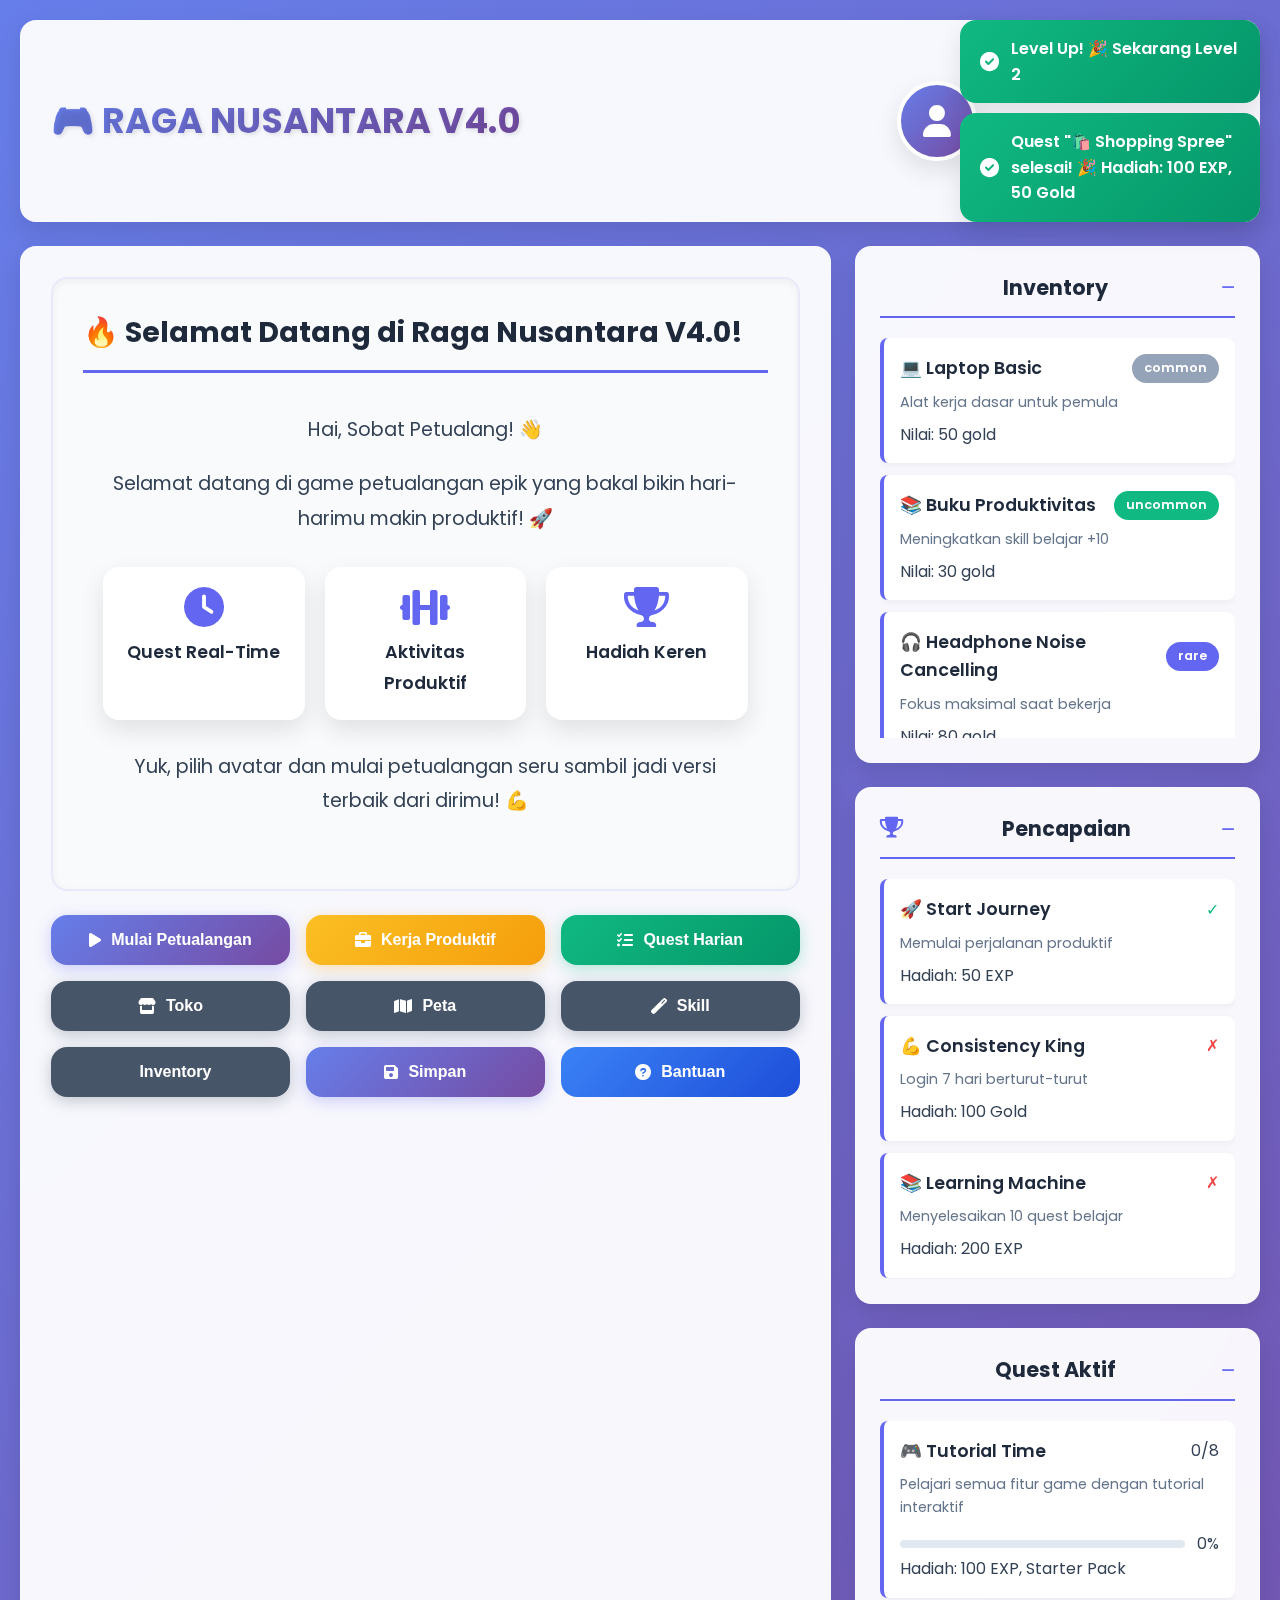
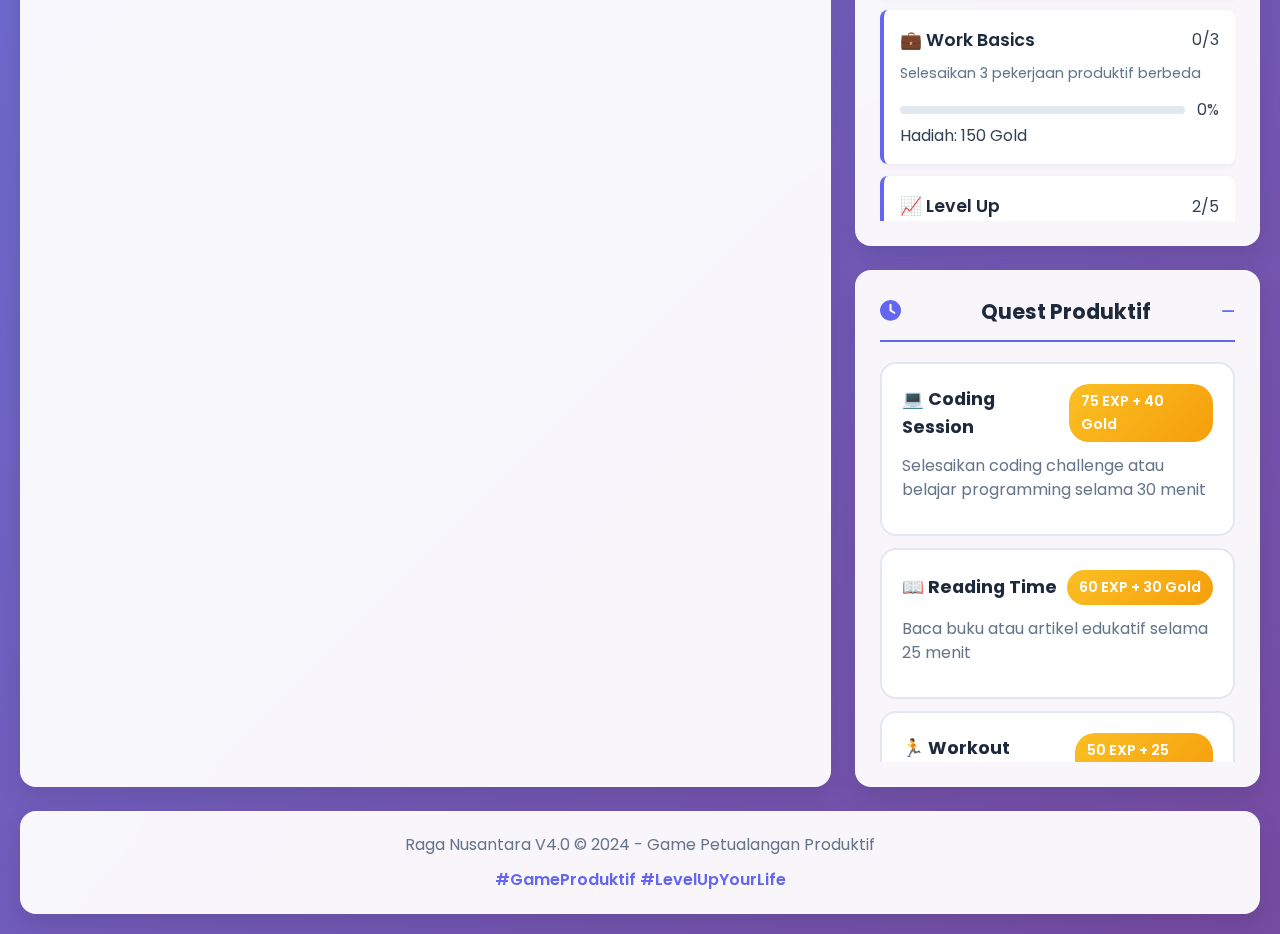
<file: index.html>
<!DOCTYPE html>
<html lang="id">
<head>
    <meta charset="UTF-8">
    <meta name="viewport" content="width=device-width, initial-scale=1.0">
    <title>Raga Nusantara V4.0 - Game Produktivitas</title>
    <link rel="stylesheet" href="styles.css">
    <link href="https://fonts.googleapis.com/css2?family=Poppins:wght@300;400;500;600;700&display=swap" rel="stylesheet">
    <link rel="stylesheet" href="https://cdnjs.cloudflare.com/ajax/libs/font-awesome/6.0.0/css/all.min.css">
</head>
<body>
    <div id="game-container">
        <!-- Header -->
        <header class="game-header">
            <div class="header-content">
                <h1 class="game-title">🎮 RAGA NUSANTARA V4.0</h1>
                <div class="player-info">
                    <div id="avatar-display" class="avatar-circle">
                        <i class="fas fa-user"></i>
                    </div>
                    <div class="player-stats">
                        <div class="stat-bar">
                            <span class="stat-label">Level:</span>
                            <span id="level" class="stat-value">1</span>
                        </div>
                        <div class="stat-bar">
                            <span class="stat-label">EXP:</span>
                            <div class="progress-bar">
                                <div id="exp-fill" class="progress-fill" style="width: 0%"></div>
                            </div>
                        </div>
                        <div class="stat-bar">
                            <span class="stat-label">HP:</span>
                            <div class="progress-bar">
                                <div id="hp-fill" class="progress-fill" style="width: 100%"></div>
                            </div>
                        </div>
                        <div class="stat-bar">
                            <div class="gold-display">
                                <i class="fas fa-coins gold-icon"></i>
                                <span id="gold-amount">100</span>
                            </div>
                        </div>
                    </div>
                </div>
            </div>
        </header>

        <!-- Main Content -->
        <main class="game-main">
            <div class="game-area">
                <div id="scene-display" class="scene-container">
                    <h2 class="scene-title">🔥 Selamat Datang di Raga Nusantara V4.0!</h2>
                    <div class="scene-content">
                        <div class="welcome-message">
                            <p>Hai, Sobat Petualang! 👋</p>
                            <p>Selamat datang di game petualangan epik yang bakal bikin hari-harimu makin produktif! 🚀</p>
                            <div class="feature-highlights">
                                <div class="feature-item">
                                    <i class="fas fa-clock"></i>
                                    <span>Quest Real-Time</span>
                                </div>
                                <div class="feature-item">
                                    <i class="fas fa-dumbbell"></i>
                                    <span>Aktivitas Produktif</span>
                                </div>
                                <div class="feature-item">
                                    <i class="fas fa-trophy"></i>
                                    <span>Hadiah Keren</span>
                                </div>
                            </div>
                            <p>Yuk, pilih avatar dan mulai petualangan seru sambil jadi versi terbaik dari dirimu! 💪</p>
                        </div>
                    </div>
                </div>
                
                <div class="action-buttons">
                    <button id="start-btn" class="btn btn-primary">
                        <i class="fas fa-play"></i> Mulai Petualangan
                    </button>
                    <button id="work-btn" class="btn btn-gold">
                        <i class="fas fa-briefcase"></i> Kerja Produktif
                    </button>
                    <button id="productive-btn" class="btn btn-success">
                        <i class="fas fa-tasks"></i> Quest Harian
                    </button>
                    <button id="shop-btn" class="btn btn-secondary">
                        <i class="fas fa-store"></i> Toko
                    </button>
                    <button id="map-btn" class="btn btn-secondary">
                        <i class="fas fa-map"></i> Peta
                    </button>
                    <button id="skills-btn" class="btn btn-secondary">
                        <i class="fas fa-magic"></i> Skill
                    </button>
                    <button id="inventory-btn" class="btn btn-secondary">
                        <i class="fas fa-backpack"></i> Inventory
                    </button>
                    <button id="save-btn" class="btn btn-primary">
                        <i class="fas fa-save"></i> Simpan
                    </button>
                    <button id="help-btn" class="btn btn-info">
                        <i class="fas fa-question-circle"></i> Bantuan
                    </button>
                </div>
            </div>

            <!-- Side Panels -->
            <aside class="side-panels">
                <div class="panel inventory-panel">
                    <h3>
                        <i class="fas fa-backpack"></i> Inventory
                        <button class="toggle-panel">−</button>
                    </h3>
                    <div id="inventory-list" class="item-list"></div>
                </div>
                
                <div class="panel achievements-panel">
                    <h3>
                        <i class="fas fa-trophy"></i> Pencapaian
                        <button class="toggle-panel">−</button>
                    </h3>
                    <div id="achievements-list" class="item-list"></div>
                </div>

                <div class="panel quests-panel">
                    <h3>
                        <i class="fas fa-quest"></i> Quest Aktif
                        <button class="toggle-panel">−</button>
                    </h3>
                    <div id="quests-list" class="item-list"></div>
                </div>

                <div class="panel productive-quests-panel">
                    <h3>
                        <i class="fas fa-clock"></i> Quest Produktif
                        <button class="toggle-panel">−</button>
                    </h3>
                    <div id="productive-quests-list" class="item-list"></div>
                </div>
            </aside>
        </main>

        <!-- Footer -->
        <footer class="game-footer">
            <p>Raga Nusantara V4.0 &copy; 2024 - Game Petualangan Produktif</p>
            <div class="social-links">
                <span>#GameProduktif #LevelUpYourLife</span>
            </div>
        </footer>

        <!-- Start Modal -->
        <div id="start-modal" class="modal">
            <div class="modal-content">
                <div class="modal-header">
                    <h2><i class="fas fa-user-circle"></i> Pilih Karakter Kamu</h2>
                    <button class="close-modal">&times;</button>
                </div>
                <div class="avatar-selection">
                    <div class="avatar-option" data-avatar="tech">
                        <div class="avatar-icon">
                            <i class="fas fa-laptop-code"></i>
                        </div>
                        <div class="avatar-name">Tech Enthusiast</div>
                        <div class="avatar-description">Ahli teknologi dan coding</div>
                        <div class="avatar-bonus">+20% EXP dari quest IT</div>
                    </div>
                    <div class="avatar-option" data-avatar="creative">
                        <div class="avatar-icon">
                            <i class="fas fa-palette"></i>
                        </div>
                        <div class="avatar-name">Creative Soul</div>
                        <div class="avatar-description">Seniman dan content creator</div>
                        <div class="avatar-bonus">+20% Gold dari quest kreatif</div>
                    </div>
                    <div class="avatar-option" data-avatar="fitness">
                        <div class="avatar-icon">
                            <i class="fas fa-dumbbell"></i>
                        </div>
                        <div class="avatar-name">Fitness Warrior</div>
                        <div class="avatar-description">Pecinta olahraga dan kesehatan</div>
                        <div class="avatar-bonus">+20% HP dari quest olahraga</div>
                    </div>
                    <div class="avatar-option" data-avatar="study">
                        <div class="avatar-icon">
                            <i class="fas fa-graduation-cap"></i>
                        </div>
                        <div class="avatar-name">Study Master</div>
                        <div class="avatar-description">Pembelajar dan akademisi</div>
                        <div class="avatar-bonus">+20% Skill Points dari quest belajar</div>
                    </div>
                </div>
                <button id="confirm-avatar" class="btn btn-primary confirm-btn">
                    <i class="fas fa-check"></i> Pilih Karakter Ini
                </button>
            </div>
        </div>

        <!-- Work Modal -->
        <div id="work-modal" class="modal">
            <div class="modal-content">
                <div class="modal-header">
                    <h2><i class="fas fa-briefcase"></i> Pilih Pekerjaan Produktif</h2>
                    <button class="close-modal">&times;</button>
                </div>
                <div class="work-options">
                    <div class="work-option" data-work="coding">
                        <div class="work-icon">
                            <i class="fas fa-code"></i>
                        </div>
                        <div class="work-name">Coding Challenge</div>
                        <div class="work-description">Selesaikan project programming</div>
                        <div class="work-reward">+50 Gold</div>
                    </div>
                    <div class="work-option" data-work="design">
                        <div class="work-icon">
                            <i class="fas fa-pencil-alt"></i>
                        </div>
                        <div class="work-name">Design Project</div>
                        <div class="work-description">Buat desain kreatif</div>
                        <div class="work-reward">+40 Gold</div>
                    </div>
                    <div class="work-option" data-work="writing">
                        <div class="work-icon">
                            <i class="fas fa-feather-alt"></i>
                        </div>
                        <div class="work-name">Content Writing</div>
                        <div class="work-description">Tulis artikel atau konten</div>
                        <div class="work-reward">+35 Gold</div>
                    </div>
                    <div class="work-option" data-work="research">
                        <div class="work-icon">
                            <i class="fas fa-search"></i>
                        </div>
                        <div class="work-name">Research Task</div>
                        <div class="work-description">Lakukan penelitian mendalam</div>
                        <div class="work-reward">+45 Gold</div>
                    </div>
                </div>
                <button id="start-work" class="btn btn-gold confirm-btn">
                    <i class="fas fa-play"></i> Mulai Bekerja
                </button>
            </div>
        </div>

        <!-- Productive Quest Modal -->
        <div id="productive-modal" class="modal">
            <div class="modal-content">
                <div class="modal-header">
                    <h2><i class="fas fa-tasks"></i> Quest Produktif Harian</h2>
                    <button class="close-modal">&times;</button>
                </div>
                <div class="productive-quests" id="productive-quests-container">
                    <!-- Quest items will be populated by JavaScript -->
                </div>
                <div class="quest-stats">
                    <div class="stat-item">
                        <span>Quest Selesai Hari Ini:</span>
                        <span id="completed-today">0</span>
                    </div>
                    <div class="stat-item">
                        <span>Total XP Hari Ini:</span>
                        <span id="xp-today">0</span>
                    </div>
                </div>
            </div>
        </div>

        <!-- Shop Modal -->
        <div id="shop-modal" class="modal">
            <div class="modal-content">
                <div class="modal-header">
                    <h2><i class="fas fa-store"></i> Toko Produktif</h2>
                    <button class="close-modal">&times;</button>
                </div>
                <div class="shop-items" id="shop-items">
                    <!-- Items will be populated by JavaScript -->
                </div>
                <div class="player-gold">
                    <i class="fas fa-coins"></i>
                    <span>Gold Kamu: </span>
                    <span id="shop-gold-amount">100</span>
                </div>
            </div>
        </div>

        <!-- Tutorial Overlay -->
        <div id="tutorial-overlay" class="tutorial-overlay" style="display: none;">
            <div class="tutorial-box">
                <div class="tutorial-header">
                    <h2 id="tutorial-title">🎮 Welcome to Raga Nusantara V4.0!</h2>
                    <div class="tutorial-progress">
                        <span id="tutorial-step">1</span>/<span id="tutorial-total">8</span>
                    </div>
                </div>
                <div class="tutorial-content" id="tutorial-content">
                    <p>Hai! Selamat datang di game petualangan yang bakal bikin hidupmu makin produktif! 💫</p>
                    <p>Kita bakal jalan-jalan bareng nih buat kenalin fitur keren yang bakal bantu kamu level up di dunia nyata! 🚀</p>
                </div>
                <div class="tutorial-navigation">
                    <button id="tutorial-prev" class="btn btn-secondary">
                        <i class="fas fa-arrow-left"></i> Sebelumnya
                    </button>
                    <button id="tutorial-skip" class="btn btn-danger">
                        <i class="fas fa-forward"></i> Skip
                    </button>
                    <button id="tutorial-next" class="btn btn-primary">
                        Lanjut <i class="fas fa-arrow-right"></i>
                    </button>
                </div>
            </div>
            <div id="tutorial-highlight" class="tutorial-highlight"></div>
        </div>

        <!-- Notification Container -->
        <div id="notification-container"></div>
    </div>

    <script src="script.js"></script>
</body>
</html>
</file>
<file: styles.css>
/* Reset dan Base Styles */
* {
    margin: 0;
    padding: 0;
    box-sizing: border-box;
}

:root {
    --primary-color: #6366f1;
    --primary-dark: #4f46e5;
    --secondary-color: #1e293b;
    --accent-color: #f59e0b;
    --success-color: #10b981;
    --warning-color: #f59e0b;
    --error-color: #ef4444;
    --info-color: #3b82f6;
    --gold-color: #fbbf24;
    --dark-color: #0f172a;
    --light-color: #f8fafc;
    --text-color: #334155;
    --text-light: #64748b;
    --border-radius: 16px;
    --border-radius-sm: 8px;
    --box-shadow: 0 10px 25px rgba(0, 0, 0, 0.1);
    --box-shadow-lg: 0 20px 40px rgba(0, 0, 0, 0.15);
    --transition: all 0.3s cubic-bezier(0.4, 0, 0.2, 1);
    --gradient-primary: linear-gradient(135deg, #667eea 0%, #764ba2 100%);
    --gradient-gold: linear-gradient(135deg, #fbbf24 0%, #f59e0b 100%);
    --gradient-success: linear-gradient(135deg, #10b981 0%, #059669 100%);
}

body {
    font-family: 'Poppins', -apple-system, BlinkMacSystemFont, sans-serif;
    background: var(--gradient-primary);
    color: var(--text-color);
    min-height: 100vh;
    line-height: 1.6;
    overflow-x: hidden;
}

/* Game Container */
#game-container {
    max-width: 1400px;
    margin: 0 auto;
    padding: 20px;
    display: grid;
    grid-template-rows: auto 1fr auto;
    gap: 24px;
    min-height: 100vh;
}

/* Header */
.game-header {
    background: rgba(255, 255, 255, 0.95);
    backdrop-filter: blur(20px);
    padding: 20px 30px;
    border-radius: var(--border-radius);
    box-shadow: var(--box-shadow);
    border: 1px solid rgba(255, 255, 255, 0.2);
}

.header-content {
    display: flex;
    justify-content: space-between;
    align-items: center;
    flex-wrap: wrap;
    gap: 20px;
}

.game-title {
    color: var(--secondary-color);
    font-size: 2.2rem;
    font-weight: 700;
    background: var(--gradient-primary);
    -webkit-background-clip: text;
    background-clip: text;
    -webkit-text-fill-color: transparent;
    text-shadow: 2px 2px 4px rgba(0, 0, 0, 0.1);
}

.player-info {
    display: flex;
    align-items: center;
    gap: 20px;
}

.avatar-circle {
    width: 80px;
    height: 80px;
    border-radius: 50%;
    background: var(--gradient-primary);
    display: flex;
    align-items: center;
    justify-content: center;
    color: white;
    font-size: 2rem;
    border: 4px solid white;
    box-shadow: var(--box-shadow);
}

.player-stats {
    display: flex;
    flex-direction: column;
    gap: 12px;
}

.stat-bar {
    display: flex;
    align-items: center;
    gap: 12px;
}

.stat-label {
    font-weight: 600;
    min-width: 60px;
    color: var(--text-light);
    font-size: 0.9rem;
}

.stat-value {
    font-weight: 700;
    color: var(--secondary-color);
    font-size: 1.1rem;
}

.progress-bar {
    width: 160px;
    height: 12px;
    background: #e2e8f0;
    border-radius: 10px;
    overflow: hidden;
    box-shadow: inset 0 2px 4px rgba(0, 0, 0, 0.1);
}

.progress-fill {
    height: 100%;
    background: var(--gradient-success);
    transition: var(--transition);
    position: relative;
}

.progress-fill::after {
    content: '';
    position: absolute;
    top: 0;
    left: 0;
    right: 0;
    bottom: 0;
    background: linear-gradient(90deg, transparent, rgba(255,255,255,0.4), transparent);
    animation: shimmer 2s infinite;
}

/* Gold Display */
.gold-display {
    display: flex;
    align-items: center;
    gap: 8px;
    background: var(--gradient-gold);
    padding: 10px 16px;
    border-radius: 25px;
    color: white;
    font-weight: 700;
    box-shadow: 0 4px 12px rgba(245, 158, 11, 0.3);
    border: 2px solid rgba(255, 255, 255, 0.3);
}

.gold-icon {
    font-size: 1.2rem;
}

/* Main Content */
.game-main {
    display: grid;
    grid-template-columns: 2fr 1fr;
    gap: 24px;
}

.game-area {
    background: rgba(255, 255, 255, 0.95);
    backdrop-filter: blur(20px);
    padding: 30px;
    border-radius: var(--border-radius);
    box-shadow: var(--box-shadow);
    border: 1px solid rgba(255, 255, 255, 0.2);
    display: flex;
    flex-direction: column;
    gap: 24px;
}

.scene-container {
    min-height: 300px;
    padding: 30px;
    background: var(--light-color);
    border-radius: var(--border-radius);
    border: 2px solid rgba(99, 102, 241, 0.1);
    box-shadow: inset 0 2px 8px rgba(0, 0, 0, 0.05);
}

.scene-title {
    color: var(--secondary-color);
    margin-bottom: 20px;
    border-bottom: 3px solid var(--primary-color);
    padding-bottom: 15px;
    font-size: 1.8rem;
    font-weight: 700;
}

.scene-content {
    line-height: 1.8;
    font-size: 1.1rem;
}

.welcome-message {
    text-align: center;
    padding: 20px;
}

.welcome-message p {
    margin-bottom: 20px;
    font-size: 1.2rem;
    color: var(--text-color);
}

.feature-highlights {
    display: grid;
    grid-template-columns: repeat(auto-fit, minmax(150px, 1fr));
    gap: 20px;
    margin: 30px 0;
}

.feature-item {
    display: flex;
    flex-direction: column;
    align-items: center;
    gap: 10px;
    padding: 20px;
    background: white;
    border-radius: var(--border-radius);
    box-shadow: var(--box-shadow);
    transition: var(--transition);
}

.feature-item:hover {
    transform: translateY(-5px);
    box-shadow: var(--box-shadow-lg);
}

.feature-item i {
    font-size: 2.5rem;
    color: var(--primary-color);
}

.feature-item span {
    font-weight: 600;
    color: var(--secondary-color);
}

/* Action Buttons */
.action-buttons {
    display: grid;
    grid-template-columns: repeat(auto-fit, minmax(180px, 1fr));
    gap: 16px;
}

.btn {
    padding: 16px 24px;
    border: none;
    border-radius: var(--border-radius);
    font-size: 1rem;
    cursor: pointer;
    transition: var(--transition);
    text-align: center;
    font-weight: 600;
    display: flex;
    align-items: center;
    justify-content: center;
    gap: 10px;
    text-decoration: none;
    position: relative;
    overflow: hidden;
}

.btn::before {
    content: '';
    position: absolute;
    top: 0;
    left: -100%;
    width: 100%;
    height: 100%;
    background: linear-gradient(90deg, transparent, rgba(255,255,255,0.3), transparent);
    transition: left 0.5s;
}

.btn:hover::before {
    left: 100%;
}

.btn-primary {
    background: var(--gradient-primary);
    color: white;
    box-shadow: 0 4px 15px rgba(99, 102, 241, 0.3);
}

.btn-primary:hover {
    transform: translateY(-3px);
    box-shadow: 0 8px 25px rgba(99, 102, 241, 0.4);
}

.btn-secondary {
    background: #475569;
    color: white;
    box-shadow: 0 4px 15px rgba(71, 85, 105, 0.3);
}

.btn-secondary:hover {
    transform: translateY(-3px);
    box-shadow: 0 8px 25px rgba(71, 85, 105, 0.4);
}

.btn-success {
    background: var(--gradient-success);
    color: white;
    box-shadow: 0 4px 15px rgba(16, 185, 129, 0.3);
}

.btn-success:hover {
    transform: translateY(-3px);
    box-shadow: 0 8px 25px rgba(16, 185, 129, 0.4);
}

.btn-gold {
    background: var(--gradient-gold);
    color: white;
    box-shadow: 0 4px 15px rgba(245, 158, 11, 0.3);
}

.btn-gold:hover {
    transform: translateY(-3px);
    box-shadow: 0 8px 25px rgba(245, 158, 11, 0.4);
}

.btn-danger {
    background: linear-gradient(135deg, #ef4444 0%, #dc2626 100%);
    color: white;
}

.btn-info {
    background: linear-gradient(135deg, #3b82f6 0%, #1d4ed8 100%);
    color: white;
}

/* Side Panels */
.side-panels {
    display: flex;
    flex-direction: column;
    gap: 24px;
}

.panel {
    background: rgba(255, 255, 255, 0.95);
    backdrop-filter: blur(20px);
    padding: 24px;
    border-radius: var(--border-radius);
    box-shadow: var(--box-shadow);
    border: 1px solid rgba(255, 255, 255, 0.2);
}

.panel h3 {
    color: var(--secondary-color);
    margin-bottom: 20px;
    border-bottom: 2px solid var(--primary-color);
    padding-bottom: 12px;
    display: flex;
    justify-content: space-between;
    align-items: center;
    font-size: 1.3rem;
}

.panel h3 i {
    color: var(--primary-color);
    margin-right: 10px;
}

.toggle-panel {
    background: none;
    border: none;
    font-size: 1.5rem;
    cursor: pointer;
    color: var(--primary-color);
    transition: var(--transition);
}

.toggle-panel:hover {
    transform: scale(1.1);
}

/* Item Lists */
.item-list {
    display: flex;
    flex-direction: column;
    gap: 12px;
    max-height: 400px;
    overflow-y: auto;
}

.item-list::-webkit-scrollbar {
    width: 6px;
}

.item-list::-webkit-scrollbar-track {
    background: #f1f5f9;
    border-radius: 10px;
}

.item-list::-webkit-scrollbar-thumb {
    background: var(--primary-color);
    border-radius: 10px;
}

.inventory-item, .achievement-item, .quest-item, .productive-quest-item {
    padding: 16px;
    background: white;
    border-radius: var(--border-radius-sm);
    border-left: 4px solid var(--primary-color);
    transition: var(--transition);
    box-shadow: 0 2px 8px rgba(0, 0, 0, 0.05);
}

.productive-quest-item {
    border-left-color: var(--success-color);
}

.inventory-item:hover, .achievement-item:hover, .quest-item:hover, .productive-quest-item:hover {
    transform: translateX(5px);
    box-shadow: 0 4px 12px rgba(0, 0, 0, 0.1);
}

.item-header {
    display: flex;
    justify-content: space-between;
    align-items: center;
    margin-bottom: 8px;
}

.item-name {
    font-weight: 600;
    color: var(--secondary-color);
    font-size: 1.1rem;
}

.item-rarity {
    font-size: 0.8rem;
    padding: 4px 12px;
    border-radius: 20px;
    color: white;
    font-weight: 600;
}

.rarity-common { background: #94a3b8; }
.rarity-uncommon { background: var(--success-color); }
.rarity-rare { background: var(--primary-color); }
.rarity-epic { background: #8b5cf6; }
.rarity-legendary { background: var(--accent-color); }

.item-description {
    font-size: 0.9rem;
    color: var(--text-light);
    margin-bottom: 8px;
}

/* Quest System */
.quest-progress {
    display: flex;
    align-items: center;
    gap: 12px;
    margin-top: 12px;
}

.quest-bar {
    flex-grow: 1;
    height: 8px;
    background: #e2e8f0;
    border-radius: 4px;
    overflow: hidden;
}

.quest-fill {
    height: 100%;
    background: var(--success-color);
    transition: var(--transition);
}

.quest-timer {
    display: flex;
    align-items: center;
    gap: 8px;
    margin-top: 8px;
    padding: 8px 12px;
    background: #f1f5f9;
    border-radius: var(--border-radius-sm);
    font-size: 0.9rem;
    color: var(--text-light);
}

.quest-timer i {
    color: var(--accent-color);
}

.timer-active {
    background: #fff7ed;
    color: var(--accent-color);
    font-weight: 600;
}

/* Modal System */
.modal {
    display: none;
    position: fixed;
    top: 0;
    left: 0;
    width: 100%;
    height: 100%;
    background: rgba(0, 0, 0, 0.7);
    z-index: 1000;
    backdrop-filter: blur(10px);
}

.modal-content {
    position: absolute;
    top: 50%;
    left: 50%;
    transform: translate(-50%, -50%);
    background: white;
    padding: 30px;
    border-radius: var(--border-radius);
    max-width: 800px;
    width: 95%;
    max-height: 90vh;
    overflow-y: auto;
    box-shadow: var(--box-shadow-lg);
    border: 1px solid rgba(255, 255, 255, 0.2);
}

.modal-header {
    display: flex;
    justify-content: space-between;
    align-items: center;
    margin-bottom: 30px;
    border-bottom: 3px solid var(--primary-color);
    padding-bottom: 15px;
}

.modal-header h2 {
    color: var(--secondary-color);
    font-size: 1.8rem;
    display: flex;
    align-items: center;
    gap: 10px;
}

.close-modal {
    background: none;
    border: none;
    font-size: 2rem;
    cursor: pointer;
    color: var(--error-color);
    transition: var(--transition);
}

.close-modal:hover {
    transform: scale(1.1);
}

/* Avatar Selection */
.avatar-selection {
    display: grid;
    grid-template-columns: repeat(auto-fit, minmax(200px, 1fr));
    gap: 20px;
    margin: 30px 0;
}

.avatar-option {
    text-align: center;
    padding: 30px 20px;
    border: 3px solid #e2e8f0;
    border-radius: var(--border-radius);
    cursor: pointer;
    transition: var(--transition);
    background: white;
}

.avatar-option:hover {
    border-color: var(--primary-color);
    transform: translateY(-5px);
    box-shadow: var(--box-shadow);
}

.avatar-option.selected {
    border-color: var(--primary-color);
    background: linear-gradient(135deg, #f8fafc 0%, #e0f2fe 100%);
    transform: scale(1.05);
    box-shadow: var(--box-shadow-lg);
}

.avatar-icon {
    font-size: 3rem;
    margin-bottom: 15px;
    color: var(--primary-color);
}

.avatar-name {
    font-weight: 700;
    margin-bottom: 10px;
    color: var(--secondary-color);
    font-size: 1.2rem;
}

.avatar-description {
    font-size: 0.9rem;
    color: var(--text-light);
    margin-bottom: 10px;
}

.avatar-bonus {
    font-size: 0.8rem;
    color: var(--success-color);
    font-weight: 600;
    padding: 5px 10px;
    background: #dcfce7;
    border-radius: 20px;
}

/* Work System */
.work-options {
    display: grid;
    grid-template-columns: repeat(auto-fit, minmax(200px, 1fr));
    gap: 20px;
    margin: 30px 0;
}

.work-option {
    text-align: center;
    padding: 30px 20px;
    border: 3px solid #e2e8f0;
    border-radius: var(--border-radius);
    cursor: pointer;
    transition: var(--transition);
    background: white;
}

.work-option:hover {
    border-color: var(--accent-color);
    transform: translateY(-5px);
    box-shadow: var(--box-shadow);
}

.work-option.selected {
    border-color: var(--accent-color);
    background: #fffbeb;
    transform: scale(1.05);
}

.work-icon {
    font-size: 3rem;
    margin-bottom: 15px;
    color: var(--accent-color);
}

.work-name {
    font-weight: 700;
    margin-bottom: 10px;
    color: var(--secondary-color);
    font-size: 1.2rem;
}

.work-description {
    font-size: 0.9rem;
    color: var(--text-light);
    margin-bottom: 15px;
}

.work-reward {
    font-weight: 700;
    color: var(--accent-color);
    font-size: 1.1rem;
}

/* Productive Quests */
.productive-quests {
    display: flex;
    flex-direction: column;
    gap: 16px;
    margin: 20px 0;
}

.productive-quest {
    padding: 20px;
    background: white;
    border-radius: var(--border-radius);
    border: 2px solid #e2e8f0;
    transition: var(--transition);
}

.productive-quest.active {
    border-color: var(--success-color);
    background: #f0fdf4;
}

.productive-quest.completed {
    border-color: var(--accent-color);
    background: #fffbeb;
}

.quest-header {
    display: flex;
    justify-content: space-between;
    align-items: center;
    margin-bottom: 12px;
}

.quest-title {
    font-weight: 700;
    color: var(--secondary-color);
    font-size: 1.1rem;
}

.quest-reward {
    background: var(--gradient-gold);
    color: white;
    padding: 6px 12px;
    border-radius: 20px;
    font-weight: 600;
    font-size: 0.9rem;
}

.quest-description {
    color: var(--text-light);
    margin-bottom: 12px;
    line-height: 1.5;
}

.quest-timer {
    display: flex;
    align-items: center;
    gap: 8px;
    padding: 10px;
    background: #f8fafc;
    border-radius: var(--border-radius-sm);
    font-family: 'Courier New', monospace;
    font-weight: 600;
}

.quest-actions {
    display: flex;
    gap: 10px;
    margin-top: 15px;
}

.quest-stats {
    display: grid;
    grid-template-columns: 1fr 1fr;
    gap: 20px;
    margin-top: 20px;
    padding: 20px;
    background: #f8fafc;
    border-radius: var(--border-radius);
}

.stat-item {
    display: flex;
    justify-content: space-between;
    align-items: center;
    padding: 10px;
    background: white;
    border-radius: var(--border-radius-sm);
    font-weight: 600;
}

/* Shop System */
.shop-items {
    display: grid;
    grid-template-columns: repeat(auto-fill, minmax(200px, 1fr));
    gap: 20px;
    margin: 30px 0;
}

.shop-item {
    padding: 20px;
    background: white;
    border-radius: var(--border-radius);
    border-left: 4px solid var(--accent-color);
    text-align: center;
    transition: var(--transition);
}

.shop-item:hover {
    transform: translateY(-3px);
    box-shadow: var(--box-shadow);
}

.shop-item-header {
    display: flex;
    justify-content: space-between;
    align-items: center;
    margin-bottom: 15px;
}

.shop-item-name {
    font-weight: 700;
    color: var(--secondary-color);
    font-size: 1.1rem;
}

.shop-item-price {
    background: var(--gradient-gold);
    color: white;
    padding: 6px 12px;
    border-radius: 20px;
    font-weight: 600;
    font-size: 0.9rem;
}

.shop-item-description {
    font-size: 0.9rem;
    color: var(--text-light);
    margin-bottom: 15px;
    line-height: 1.5;
}

.player-gold {
    display: flex;
    align-items: center;
    justify-content: center;
    gap: 10px;
    padding: 20px;
    background: var(--gradient-gold);
    color: white;
    border-radius: var(--border-radius);
    font-weight: 700;
    font-size: 1.2rem;
    margin-top: 20px;
}

/* Tutorial System */
.tutorial-overlay {
    position: fixed;
    top: 0;
    left: 0;
    width: 100%;
    height: 100%;
    background: rgba(0, 0, 0, 0.8);
    z-index: 3000;
    display: flex;
    justify-content: center;
    align-items: center;
    backdrop-filter: blur(10px);
}

.tutorial-box {
    background: white;
    max-width: 500px;
    width: 95%;
    padding: 30px;
    border-radius: var(--border-radius);
    box-shadow: var(--box-shadow-lg);
    position: relative;
    border: 2px solid var(--primary-color);
}

.tutorial-header {
    display: flex;
    justify-content: space-between;
    align-items: center;
    margin-bottom: 20px;
    border-bottom: 2px solid var(--primary-color);
    padding-bottom: 15px;
}

.tutorial-title {
    color: var(--primary-color);
    margin: 0;
    font-size: 1.5rem;
}

.tutorial-progress {
    background: var(--primary-color);
    color: white;
    padding: 8px 16px;
    border-radius: 20px;
    font-weight: 600;
}

.tutorial-content {
    margin-bottom: 25px;
    line-height: 1.7;
    font-size: 1.1rem;
}

.tutorial-content p {
    margin-bottom: 15px;
}

.tutorial-navigation {
    display: flex;
    justify-content: space-between;
    gap: 15px;
}

.tutorial-highlight {
    position: absolute;
    border: 3px solid var(--primary-color);
    border-radius: var(--border-radius);
    box-shadow: 0 0 0 9999px rgba(0, 0, 0, 0.5);
    z-index: 3001;
    pointer-events: none;
    animation: pulse 2s infinite;
}

/* Confirm Button */
.confirm-btn {
    width: 100%;
    margin-top: 20px;
    padding: 18px;
    font-size: 1.1rem;
}

/* Footer */
.game-footer {
    background: rgba(255, 255, 255, 0.95);
    backdrop-filter: blur(20px);
    padding: 20px 30px;
    border-radius: var(--border-radius);
    box-shadow: var(--box-shadow);
    border: 1px solid rgba(255, 255, 255, 0.2);
    text-align: center;
    color: var(--text-light);
}

.social-links {
    margin-top: 10px;
    font-weight: 600;
    color: var(--primary-color);
}

/* Notification System */
#notification-container {
    position: fixed;
    top: 20px;
    right: 20px;
    z-index: 2000;
    display: flex;
    flex-direction: column;
    gap: 10px;
}

.notification {
    padding: 16px 20px;
    border-radius: var(--border-radius);
    color: white;
    box-shadow: var(--box-shadow);
    animation: slideInRight 0.5s ease, fadeOut 0.5s ease 2.5s forwards;
    max-width: 300px;
    display: flex;
    align-items: center;
    gap: 12px;
    font-weight: 600;
}

.notification i {
    font-size: 1.2rem;
}

.notification-success {
    background: var(--gradient-success);
}

.notification-warning {
    background: var(--gradient-gold);
}

.notification-error {
    background: linear-gradient(135deg, #ef4444 0%, #dc2626 100%);
}

.notification-info {
    background: linear-gradient(135deg, #3b82f6 0%, #1d4ed8 100%);
}

/* Animations */
@keyframes slideInRight {
    from {
        transform: translateX(100%);
        opacity: 0;
    }
    to {
        transform: translateX(0);
        opacity: 1;
    }
}

@keyframes fadeOut {
    from {
        opacity: 1;
    }
    to {
        opacity: 0;
    }
}

@keyframes pulse {
    0% { transform: scale(1); }
    50% { transform: scale(1.05); }
    100% { transform: scale(1); }
}

@keyframes shimmer {
    0% { transform: translateX(-100%); }
    100% { transform: translateX(100%); }
}

.pulse {
    animation: pulse 2s infinite;
}

/* Responsive Design */
@media (max-width: 1024px) {
    .game-main {
        grid-template-columns: 1fr;
    }
    
    .header-content {
        flex-direction: column;
        text-align: center;
    }
    
    .player-info {
        justify-content: center;
    }
}

@media (max-width: 768px) {
    #game-container {
        padding: 15px;
        gap: 15px;
    }
    
    .game-title {
        font-size: 1.8rem;
    }
    
    .action-buttons {
        grid-template-columns: 1fr;
    }
    
    .avatar-selection, .work-options, .shop-items {
        grid-template-columns: 1fr;
    }
    
    .feature-highlights {
        grid-template-columns: 1fr;
    }
    
    .modal-content {
        padding: 20px;
        width: 98%;
    }
    
    .tutorial-navigation {
        flex-direction: column;
    }
}

@media (max-width: 480px) {
    .game-title {
        font-size: 1.5rem;
    }
    
    .avatar-circle {
        width: 60px;
        height: 60px;
        font-size: 1.5rem;
    }
    
    .progress-bar {
        width: 120px;
    }
    
    .stat-bar {
        flex-direction: column;
        align-items: flex-start;
        gap: 5px;
    }
    
    .quest-stats {
        grid-template-columns: 1fr;
    }
}
</file>
